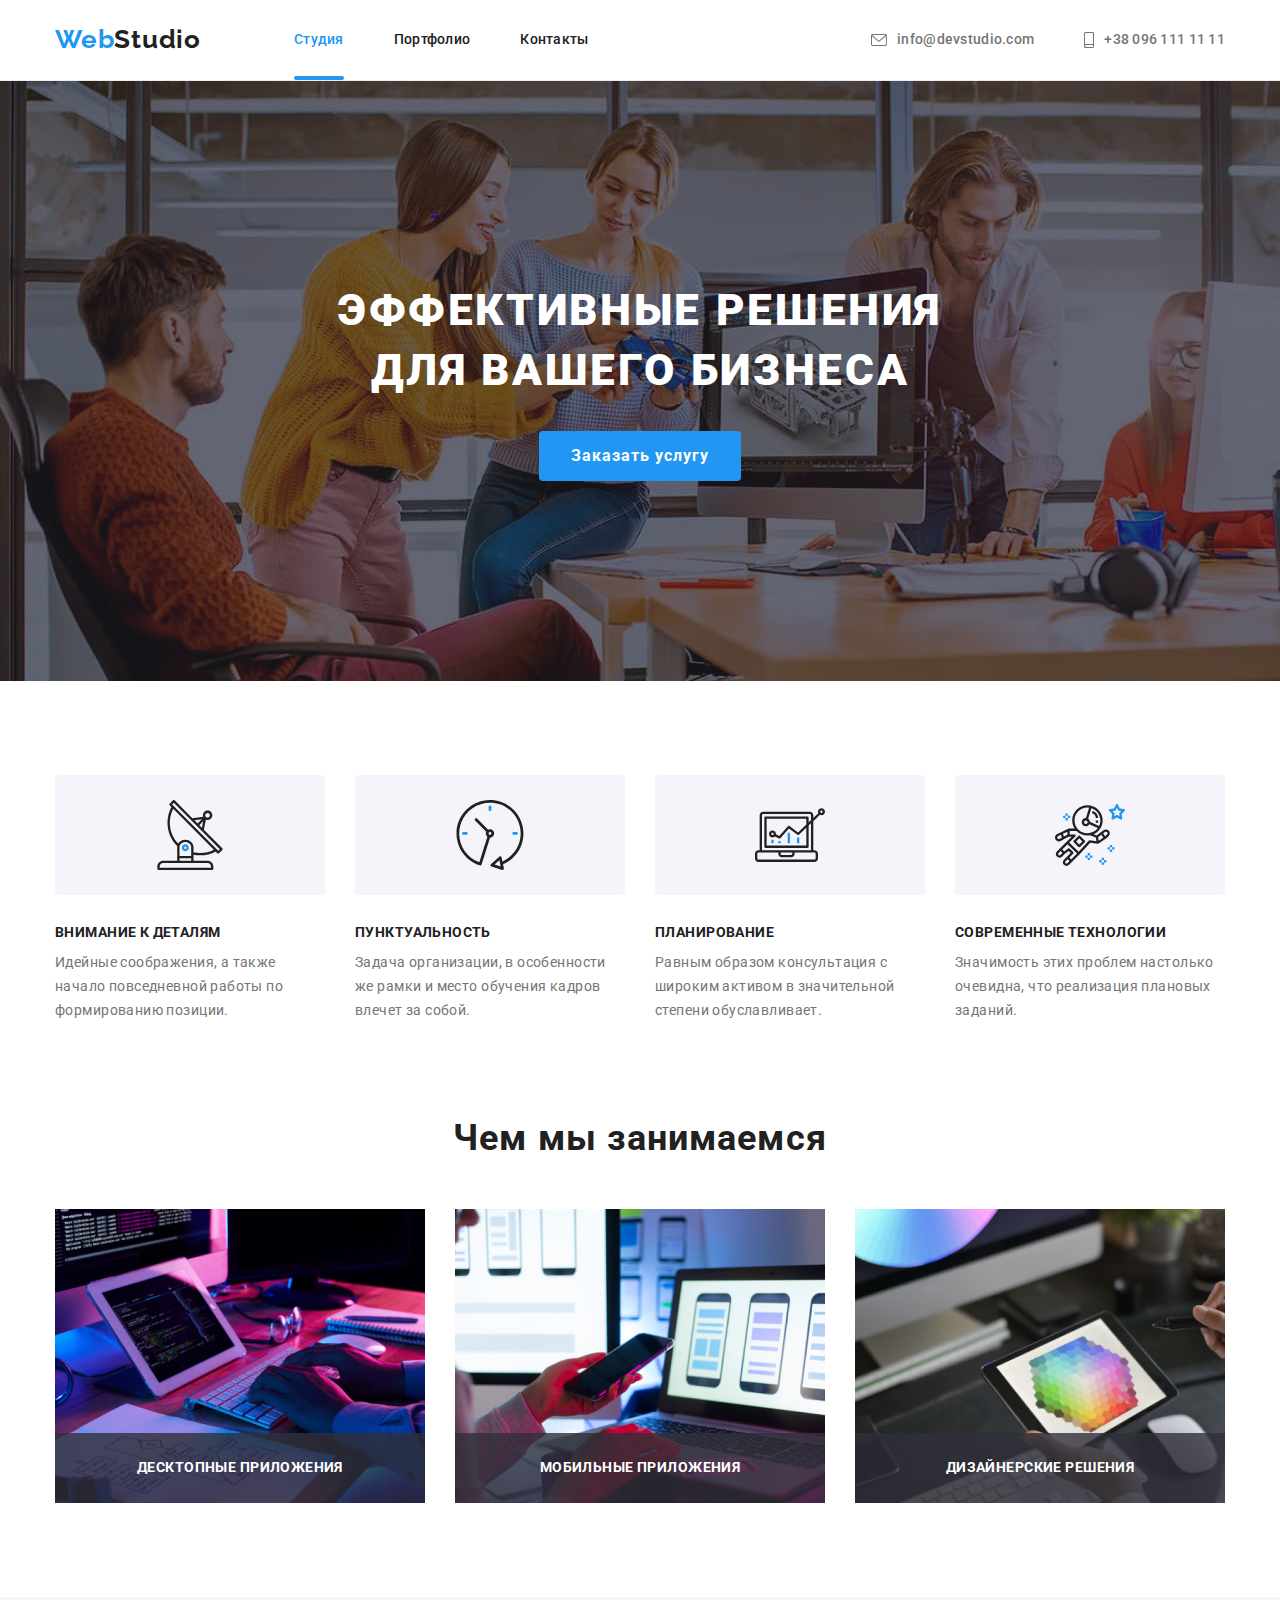
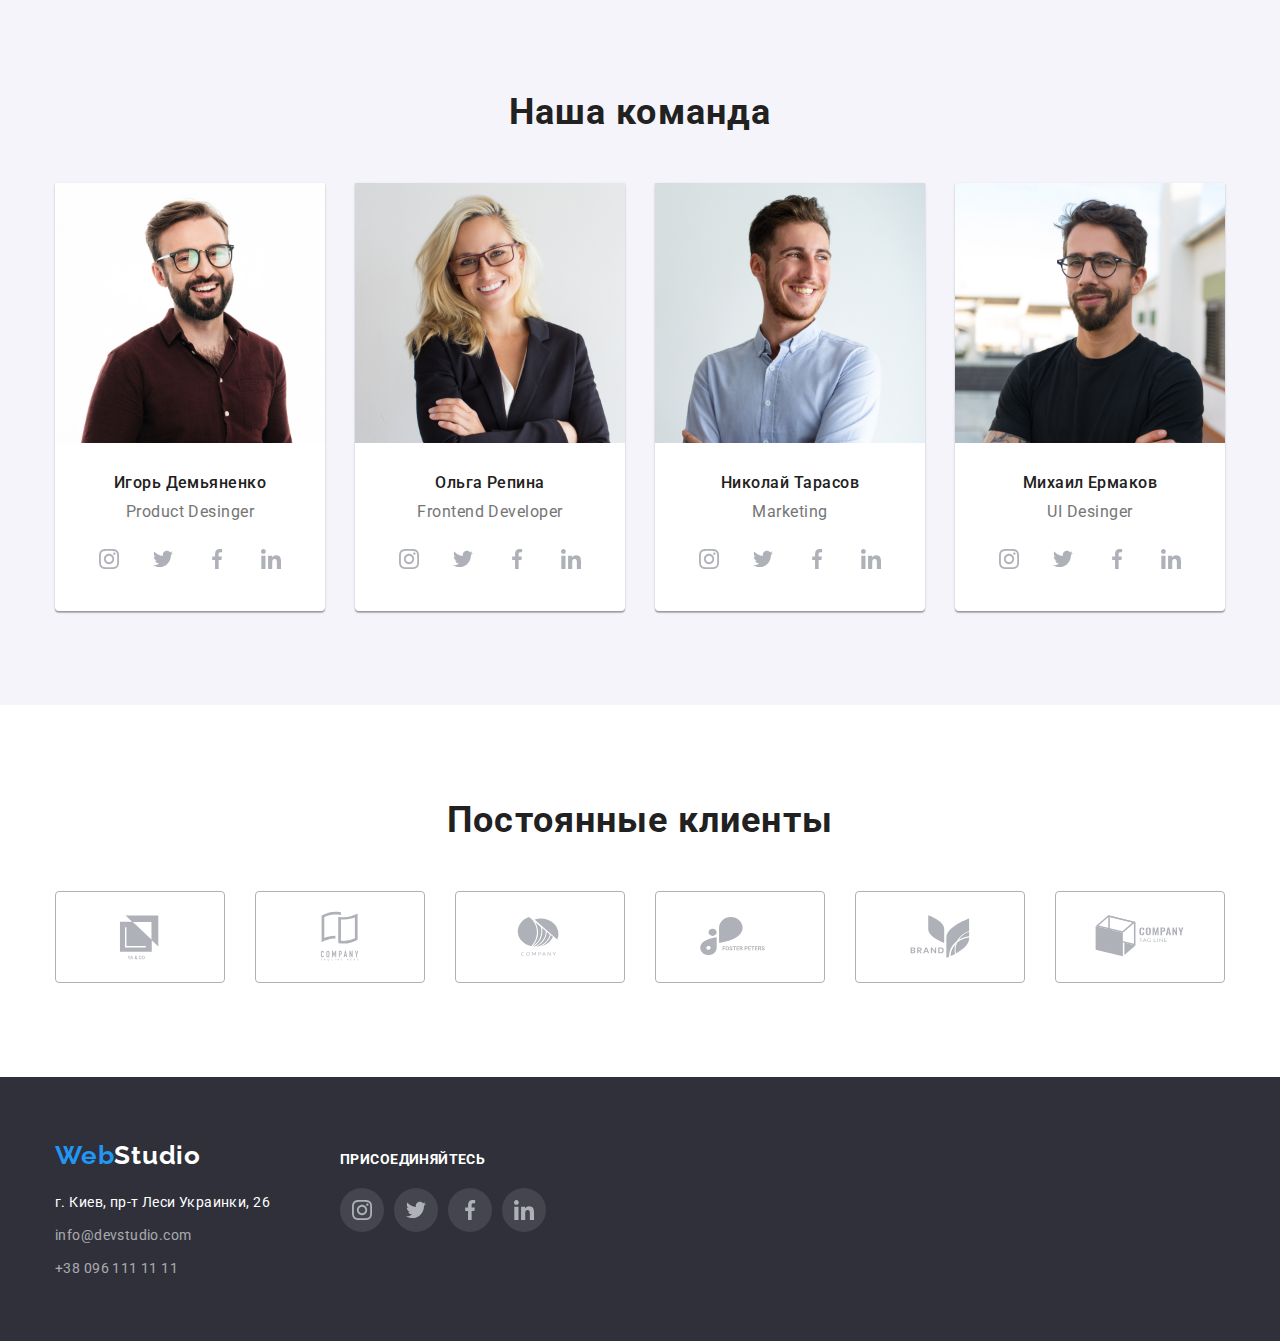
<file: index.html>
<!DOCTYPE html>
<html lang="ru"> 
    <head>
        <meta charset="UTF-8">
        <meta http-equiv="X-UA-Compatible" content="IE=edge">
        <meta name="viewport" content="width=device-width, initial-scale=1.0">
        <title>Document</title>
        <link rel="preconnect" href="https://fonts.googleapis.com">
        <link rel="preconnect" href="https://fonts.gstatic.com" crossorigin>
        <link href="https://fonts.googleapis.com/css2?family=Raleway:wght@700&family=Roboto:wght@400;500;700;900&display=swap" rel="stylesheet">
        <link rel="stylesheet" href="https://cdn.jsdelivr.net/npm/modern-normalize@1.1.0/modern-normalize.min.css">
        <link rel="stylesheet" href="./css/styles.css">
    </head>
    <body> 
        <!------------------------- HEDER ------------------------->
        <header class="header">
            <div class="container heder-container">
                <nav class="header-navigation">
                    <a href="/" class="link header-logo">Web<span class="header-studio">Studio</span> </a>
                    <ul class="list header-list">
                        <li class="header-item"><a class="link header-link current"  href="./index.html">Студия</a></li>
                        <li class="header-item"><a class="link header-link" href="./portfolio.html">Портфолио</a></li>
                        <li class="header-item"><a class="link header-link" href="">Контакты</a></li>
                    </ul>
                </nav>              
                <ul class="list contact-list">
                    <li class="contact-item"><a href="mailto:info@devstudio.com" class="link contact-link">
                        <svg class="envelope-icon" width="16" height="12">
                        <use href="./images/icons.svg#icon-envelope"></use>
                    </svg>info@devstudio.com</a></li>
                    <li class="contact-item"><a href="tel:+380961111111" class="link contact-link">
                        <svg class="smartphone-icon" width="10" height="16">
                        <use href="./images/icons.svg#icon-smartphone"></use>
                    </svg>+38 096 111 11 11</a></li>
                </ul>
            </div>   
        </header>  
        <main>
            <!------------------------- HERO ------------------------->          
            <section class="hero">
                <div class="container">   
                    <h1 class="hero-title">Эффективные решения для вашего бизнеса</h1>                
                    <button type="button" class="hero-btn" data-modal-open>Заказать услугу</button>
                </div>  
            </section>        
            <!------------------------- DIFFERENCES ------------------------->  
            <section class="differences section">
                <div class="container">
                    <h2 class="visually-hidden" >Наша особенность</h2>
                    <ul class="list differences-list">
                        <li class="differences-item">
                            <a href="" class="differences-link">
                                <svg class="differences-icon" width="70" height="70">
                                    <use href="./images/icons.svg#icon-antenna"></use>
                                </svg> 
                            </a>
                            <h3 class="differences-title">Внимание к деталям</h3>
                            <p class="differences-after-title" >Идейные соображения, а также начало повседневной работы по формированию позиции.</p>
                        </li>
                        <li class="differences-item">
                            <a href="" class="differences-link">
                                <svg class="differences-icon" width="70" height="70">
                                    <use href="./images/icons.svg#icon-clock"></use>
                                </svg> 
                            </a>
                            <h3 class="differences-title">Пунктуальность</h3>
                            <p class="differences-after-title">Задача организации, в особенности же рамки и место обучения кадров влечет за собой.</p>     
                        </li>
                        <li class="differences-item">
                            <a href="" class="differences-link">
                                <svg class="differences-icon" width="70" height="70">
                                    <use href="./images/icons.svg#icon-diagram"></use>
                                </svg> 
                            </a>
                            <h3 class="differences-title">Планирование</h3>
                            <p class="differences-after-title">Равным образом консультация с широким активом в значительной степени обуславливает.</p>                  
                        </li>
                        <li class="differences-item">
                            <a href="" class="differences-link">
                                <svg class="differences-icon" width="70" height="70">
                                    <use href="./images/icons.svg#icon-astronaut"></use>
                                </svg> 
                            </a>
                            <h3 class="differences-title">Современные технологии</h3>
                            <p class="differences-after-title">Значимость этих проблем настолько очевидна, что реализация плановых заданий.</p>
                        </li>
                    </ul> 
                </div>
            </section>
            <!------------------------- WORK -------------------------> 
            <section class="work section">
                <div class="container">
                    <h2 class="work-title">Чем мы занимаемся</h2>
                    <ul class="list work-list">
                        <li class="work-item">
                            <img src="./images/картинка1.jpg" alt="картинка 1" width="370" height="294">
                            <h2 class="work-after-title">Десктопные приложения</h2>
                        </li>
                        <li class="work-item">
                            <img src="./images/картинка2.jpg" alt="картинка 2" width="370" height="294">
                            <h2 class="work-after-title">Мобильные приложения</h2>
                        </li>
                        <li class="work-item">
                            <img src="./images/картинка3.jpg" alt="картинка 3" width="370" height="294">
                            <h2 class="work-after-title">Дизайнерские решения</h2>
                        </li>
                    </ul>
                </div>
            </section>      
            <!------------------------- COMMAND ------------------------->
            <section class="command section">
                <div class="container">
                    <h2 class="command-title">Наша команда</h2>
                    <ul class="list command-list">
                        <li class="command-item">
                            <img src="./images/ИгорьДемьяненко.jpg" alt="Игорь Демьяненко" width="270" height="260">
                            <div>
                                <h3 class="command-name">Игорь Демьяненко</h3>
                                <p class="command-after-title">Product Desinger</p>
                                <ul class="command-social-list list">
                                    <li class="command-social-item">
                                        <a class="command-social-link" href="">
                                            <svg class="command-social-icon" width="20" height="20">
                                                <use href="./images/icons.svg#icon-instagram"></use> 
                                            </svg>
                                        </a>
                                    </li>
                                    <li class="command-social-item">
                                        <a class="command-social-link" href="">
                                            <svg class="command-social-icon" width="20" height="20">
                                                <use href="./images/icons.svg#icon-twitter"></use>   
                                            </svg>
                                        </a>
                                    </li>
                                    <li class="command-social-item">
                                        <a class="command-social-link" href="">
                                            <svg class="command-social-icon" width="20" height="20">
                                                <use href="./images/icons.svg#icon-facebook"></use>
                                            </svg>        
                                        </a>
                                    </li>
                                    <li class="command-social-item">
                                        <a class="command-social-link" href="">
                                            <svg class="command-social-icon" width="20" height="20">
                                                <use href="./images/icons.svg#icon-linkedin"></use>
                                            </svg>                         
                                        </a>
                                    </li>
                                </ul>
                            </div>
                        </li> 
                        <li class="command-item">
                            <img src="./images/ОльгаРепина.jpg" alt="Ольга Репина" width="270" height="260">
                            <div>
                                <h3 class="command-name">Ольга Репина</h3>
                                <p class="command-after-title">Frontend Developer</p>
                                <ul class="command-social-list list">
                                    <li class="command-social-item">
                                        <a class="command-social-link" href="">
                                            <svg class="command-social-icon" width="20" height="20">
                                                <use href="./images/icons.svg#icon-instagram"></use> 
                                            </svg>
                                        </a>
                                    </li>
                                    <li class="command-social-item">
                                        <a class="command-social-link" href="">
                                            <svg class="command-social-icon" width="20" height="20">
                                                <use href="./images/icons.svg#icon-twitter"></use>   
                                            </svg>
                                        </a>
                                    </li>
                                    <li class="command-social-item">
                                        <a class="command-social-link" href="">
                                            <svg class="command-social-icon" width="20" height="20">
                                                <use href="./images/icons.svg#icon-facebook"></use>
                                            </svg>        
                                        </a>
                                    </li>
                                    <li class="command-social-item">
                                        <a class="command-social-link" href="">
                                            <svg class="command-social-icon" width="20" height="20">
                                                <use href="./images/icons.svg#icon-linkedin"></use>
                                            </svg>                         
                                        </a>
                                    </li>
                                </ul>
                            </div>
                        </li>
                        <li class="command-item">
                            <img src="./images/НиколайТарасов.jpg" alt="Николай Тарасов" width="270" height="260">
                            <div>
                                <h3 class="command-name">Николай Тарасов</h3>
                                <p class="command-after-title">Marketing</p>
                                <ul class="command-social-list list">
                                    <li class="command-social-item">
                                        <a class="command-social-link" href="">
                                            <svg class="command-social-icon" width="20" height="20">
                                                <use href="./images/icons.svg#icon-instagram"></use> 
                                            </svg>
                                        </a>
                                    </li>
                                    <li class="command-social-item">
                                        <a class="command-social-link" href="">
                                            <svg class="command-social-icon" width="20" height="20">
                                                <use href="./images/icons.svg#icon-twitter"></use>   
                                            </svg>
                                        </a>
                                    </li>
                                    <li class="command-social-item">
                                        <a class="command-social-link" href="">
                                            <svg class="command-social-icon" width="20" height="20">
                                                <use href="./images/icons.svg#icon-facebook"></use>
                                            </svg>        
                                        </a>
                                    </li>
                                    <li class="command-social-item">
                                        <a class="command-social-link" href="">
                                            <svg class="command-social-icon" width="20" height="20">
                                                <use href="./images/icons.svg#icon-linkedin"></use>
                                            </svg>                         
                                        </a>
                                    </li>
                                </ul>
                            </div>
                        </li>
                        <li class="command-item">
                            <img src="./images/МихаилЕрмаков.jpg" alt="Михаил Ермаков" width="270" height="260">
                            <div>
                                <h3 class="command-name">Михаил Ермаков</h3>
                                <p class="command-after-title">UI Desinger</p>
                                <ul class="command-social-list list">
                                    <li class="command-social-item">
                                        <a class="command-social-link" href="">
                                            <svg class="command-social-icon" width="20" height="20">
                                                <use href="./images/icons.svg#icon-instagram"></use> 
                                            </svg>
                                        </a>
                                    </li>
                                    <li class="command-social-item">
                                        <a class="command-social-link" href="">
                                            <svg class="command-social-icon" width="20" height="20">
                                                <use href="./images/icons.svg#icon-twitter"></use>   
                                            </svg>
                                        </a>
                                    </li>
                                    <li class="command-social-item">
                                        <a class="command-social-link" href="">
                                            <svg class="command-social-icon" width="20" height="20">
                                                <use href="./images/icons.svg#icon-facebook"></use>
                                            </svg>        
                                        </a>
                                    </li>
                                    <li class="command-social-item">
                                        <a class="command-social-link" href="">
                                            <svg class="command-social-icon" width="20" height="20">
                                                <use href="./images/icons.svg#icon-linkedin"></use>
                                            </svg>                         
                                        </a>
                                    </li>
                                </ul>
                            </div>
                        </li>    
                    </ul>    
                </div>
            </section>
        <!------------------------- CLIENTS ------------------------->
        <section class="clients section">
            <div class="container">
                <h2 class="clients-title" >Постоянные клиенты</h2>
                <ul class="list clients-list">
                    <li class="clients-item">
                        <a href="" class="clients-link">
                            <svg class="clients-icon" width="100" height="60">
                                <use href="./images/icons.svg#icon-Logo1"></use>
                            </svg> 
                        </a>
                    </li>
                    <li class="clients-item">
                        <a href="" class="clients-link">
                            <svg class="clients-icon" width="100" height="60">
                                <use href="./images/icons.svg#icon-Logo2"></use>
                            </svg> 
                        </a>
                    </li>
                    <li class="clients-item">
                        <a href="" class="clients-link">
                            <svg class="clients-icon" width="100" height="60">
                                <use href="./images/icons.svg#icon-Logo3"></use>
                            </svg> 
                        </a>
                    </li>
                    <li class="clients-item">
                        <a href="" class="clients-link">
                            <svg class="clients-icon" width="100" height="60">
                                <use href="./images/icons.svg#icon-Logo4"></use>
                            </svg> 
                        </a>
                    </li>
                    <li class="clients-item">
                        <a href="" class="clients-link">
                            <svg class="clients-icon" width="100" height="60">
                                <use href="./images/icons.svg#icon-Logo5"></use>
                            </svg> 
                        </a>
                    </li>
                    <li class="clients-item">
                        <a href="" class="clients-link">
                            <svg class="clients-icon" width="100" height="60">
                                <use href="./images/icons.svg#icon-Logo6"></use>
                            </svg> 
                        </a>
                    </li> 
                </ul> 
            </div>
        </section>      
        </main> 
        <!------------------------- FOOTER ------------------------->
        <footer class="footer"> 
            <div class="container footer-container">
                <div>
                    <a href="/" class="link footer-logo">Web<span class="footer-studio">Studio</span> </a>
                    <address>
                        <ul class="list footer-list">
                            <li class="footer-item"><a href="" class="link footer-adress">г. Киев, пр-т Леси Украинки, 26</a></li>
                            <li class="footer-item"><a href="mailto:info@devstudio.com" class="link footer-link">info@devstudio.com</a></li>
                            <li class="footer-item"><a href="tel:+380961111111" class="link footer-link">+38 096 111 11 11</a></li>
                        </ul>
                    </address> 
                </div>
                <div class="footer-social">
                    <h3 class="footer-social-title">ПРИСОЕДИНЯЙТЕСЬ</h3>
                    <ul class="footer-social-list list">
                        <li class="footer-social-item">
                            <a class="footer-social-link" href="">
                                <svg class="footer-social-icon" width="20" height="20">
                                    <use href="./images/icons.svg#icon-instagram"></use> 
                                </svg>
                            </a>
                        </li>
                        <li class="footer-social-item">
                            <a class="footer-social-link" href="">
                                <svg class="footer-social-icon" width="20" height="20">
                                    <use href="./images/icons.svg#icon-twitter"></use> 
                                </svg>
                            </a>
                        </li>
                        <li class="footer-social-item">
                            <a class="footer-social-link" href="">
                                <svg class="footer-social-icon" width="20" height="20">
                                    <use href="./images/icons.svg#icon-facebook"></use> 
                                </svg>
                            </a>
                        </li>
                        <li class="footer-social-item">
                            <a class="footer-social-link" href="">
                                <svg class="footer-social-icon" width="20" height="20">
                                    <use href="./images/icons.svg#icon-linkedin"></use> 
                                </svg>
                            </a>
                        </li>
                    </ul>
                </div>                             
            </div> 
        </footer>
        <!------------------------- MODAL ------------------------->
        <div class="baсkdrop is-hidden" data-modal>
            <div class="modal">
                <p>                 
                </p>
                    <button class="modal-btn" data-modal-close>
                        <svg class="btn-close" width="18" height="18">
                        <use href="./images/icons.svg#icon-button-close"></use> 
                    </svg>
                </button>
            </div>
        </div>
        <!------------------------- JS ------------------------->
        <script src="./js/modal.js"></script>
    </body>
</html>
</file>
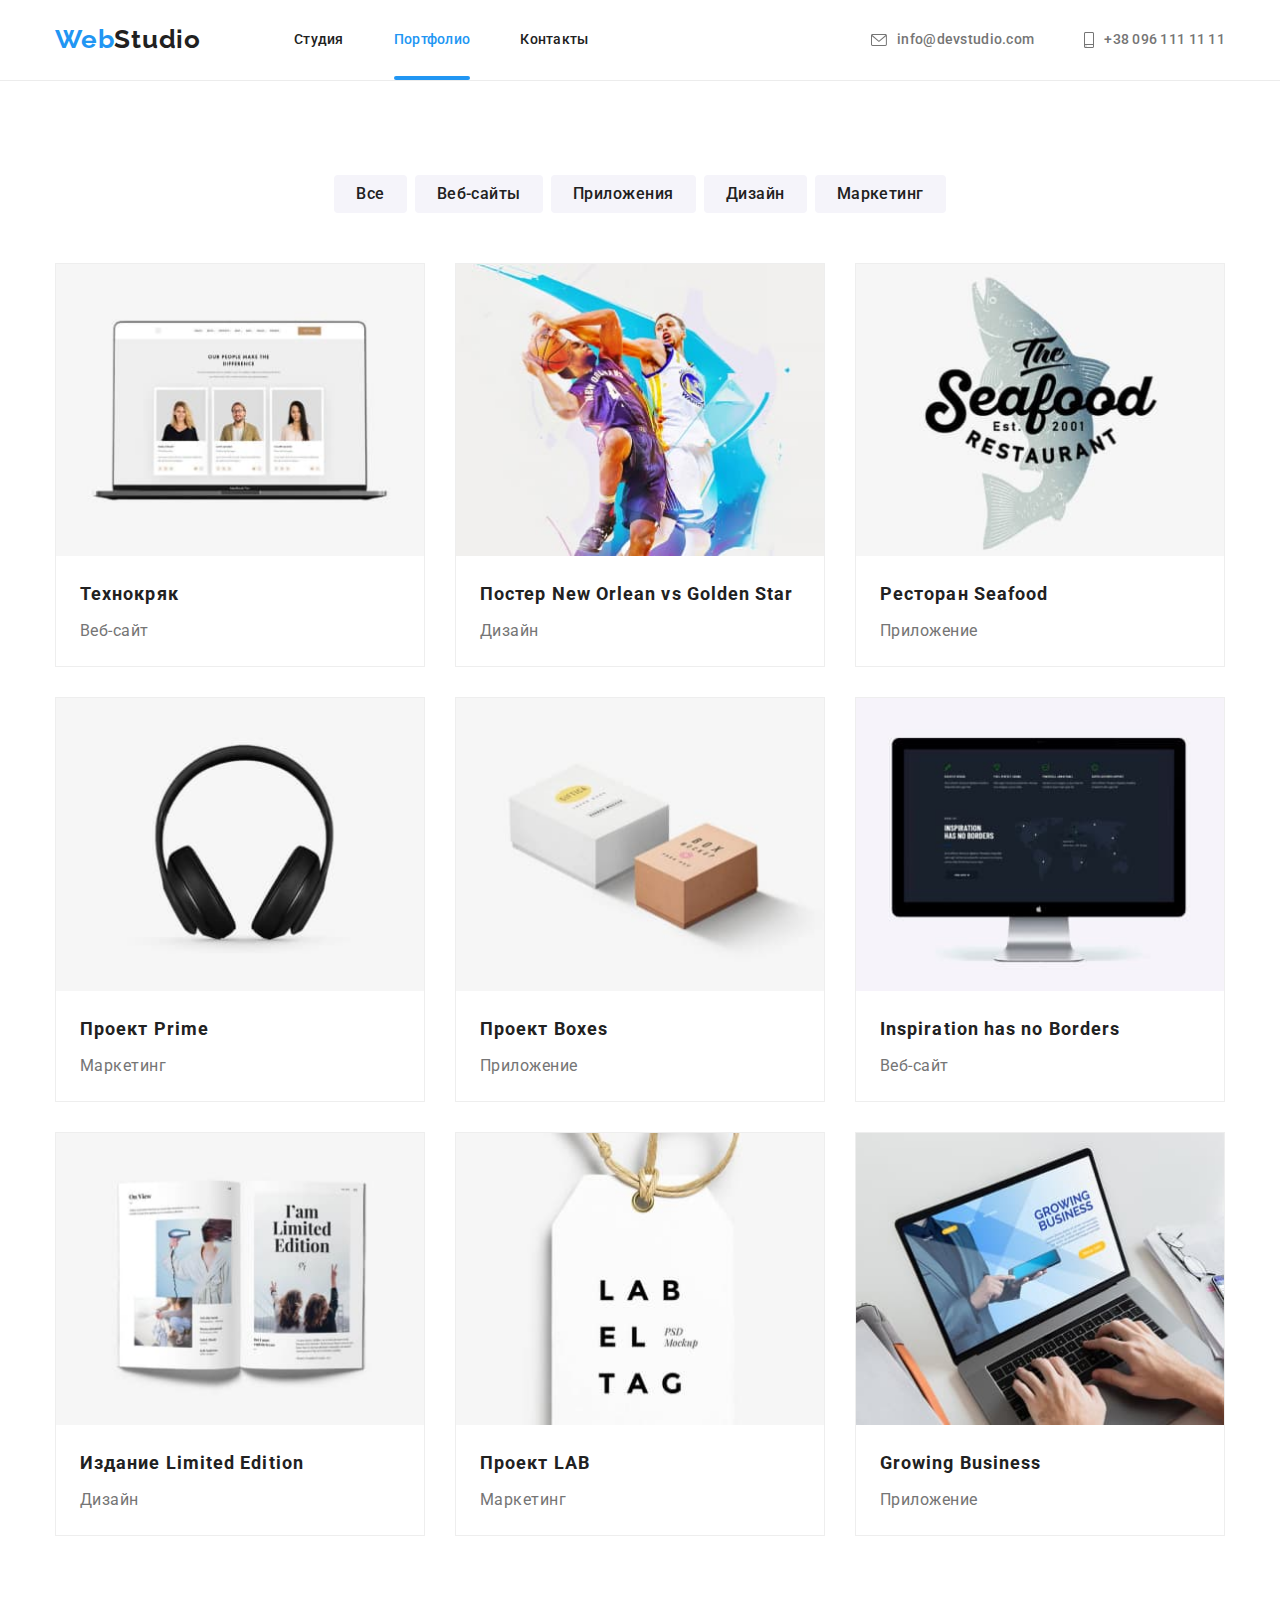
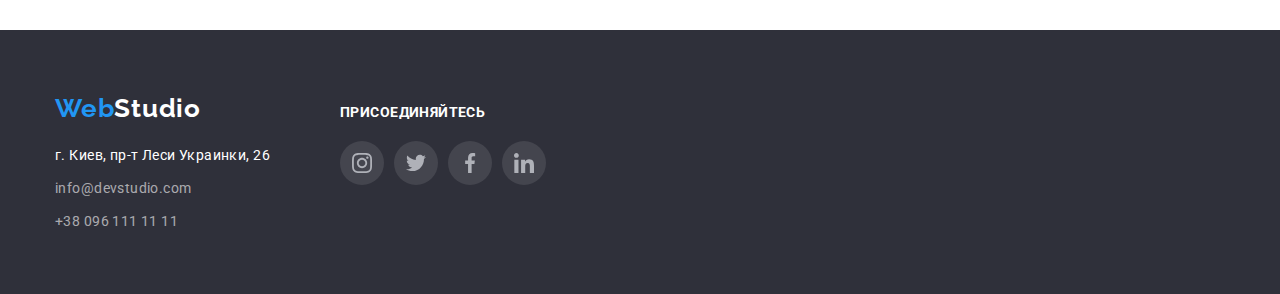
<file: portfolio.html>
<!DOCTYPE html>
<html lang="ru">
    <head>
        <meta charset="UTF-8">
        <meta http-equiv="X-UA-Compatible" content="IE=edge">
        <meta name="viewport" content="width=device-width, initial-scale=1.0">
        <title>Document</title>
        <link rel="preconnect" href="https://fonts.googleapis.com">
        <link rel="preconnect" href="https://fonts.gstatic.com" crossorigin>
        <link href="https://fonts.googleapis.com/css2?family=Raleway:wght@700&family=Roboto:wght@400;500;700;900&display=swap" rel="stylesheet">
        <link rel="stylesheet" href="https://cdn.jsdelivr.net/npm/modern-normalize@1.1.0/modern-normalize.min.css">
        <link rel="stylesheet" href="./css/styles.css">
    </head>
    <body>
        <!-- ----------------------HEDER----------------------- -->
        <header class="header">
            <div class="container heder-container">
                <nav class="header-navigation">
                    <a href="/" class="link header-logo">Web<span class="header-studio">Studio</span> </a>
                    <ul class="list header-list">
                        <li class="header-item"><a class="link header-link"  href="./index.html">Студия</a></li>
                        <li class="header-item"><a class="link header-link current " href="./portfolio.html">Портфолио</a></li>
                        <li class="header-item"><a class="link header-link" href="">Контакты</a></li>
                    </ul>
                </nav>              
                <ul class="list contact-list">
                    <li class="contact-item"><a href="mailto:info@devstudio.com" class="link contact-link">
                        <svg class="envelope-icon" width="16" height="12">
                        <use href="./images/icons.svg#icon-envelope"></use>
                    </svg>info@devstudio.com</a></li>
                    <li class="contact-item"><a href="tel:+380961111111" class="link contact-link">
                        <svg class="smartphone-icon" width="10" height="16">
                        <use href="./images/icons.svg#icon-smartphone"></use>
                    </svg>+38 096 111 11 11</a></li>
                </ul>
            </div>   
        </header>  
        <main> 
            <!------------------------PORFOLIO------------------------->
            <section class="section">
                <div class="container">
                    <h1 class="visually-hidden">Портфолио</h1> 
                    <!--BTN  -->
                    <ul class="list porfolio-list">
                        <li class="porfolio-item"><button type="button" class="porfolio-btn">Все</button></li>
                        <li class="porfolio-item"><button type="button" class="porfolio-btn">Веб-сайты</button></li>
                        <li class="porfolio-item"><button type="button" class="porfolio-btn">Приложения</button></li>
                        <li class="porfolio-item"><button type="button" class="porfolio-btn">Дизайн</button></li>
                        <li class="porfolio-item"><button type="button" class="porfolio-btn">Маркетинг</button></li>
                    </ul> 
                    <!--Project  -->
                    <ul class="list project-list">
                        <li class="project-item"> 
                            <a href="" class="link project-link">
                                <div class="box">
                                    <img src="./images/portfolio/tehno.jpg" alt="Технокряк" width="370" height="294">
                                    <div class="overlay">
                                        <p class="description">
                                            Технокряк это современная площадка распространения коронавируса. Компании используют эту платформу для цифрового шпионажа и атак на защищённые сервера конкурентов.
                                        </p>
                                    </div>
                                </div>
                                <div class="project-type">
                                    <h2 class="project-title">Технокряк</h2>
                                    <p class="project-after-title">Веб-сайт</p>
                                </div>                             
                            </a>                  
                        </li>
                        <li class="project-item"> 
                            <a href="" class="link project-link">
                                <div class="box">
                                    <img src="./images/portfolio/poster.jpg" alt="Постер New Orlean vs Golden Star" width="370" height="294">
                                    <div class="overlay">
                                        <p class="description">
                                            Технокряк это современная площадка распространения коронавируса. Компании используют эту платформу для цифрового шпионажа и атак на защищённые сервера конкурентов.
                                        </p>
                                    </div>
                                </div>                               
                                <div class="project-type">
                                    <h2 class="project-title">Постер New Orlean vs Golden Star</h2>
                                    <p class="project-after-title">Дизайн</p>
                                </div>                         
                            </a>                
                        </li>
                        <li class="project-item"> 
                            <a href="" class="link project-link">
                                <div class="box">
                                    <img src="./images/portfolio/seafood.jpg" alt="Ресторан Seafood" width="370" height="294">
                                    <div class="overlay">
                                        <p class="description">
                                            Технокряк это современная площадка распространения коронавируса. Компании используют эту платформу для цифрового шпионажа и атак на защищённые сервера конкурентов.
                                        </p>
                                    </div>
                                </div>                       
                                <div class="project-type">
                                    <h2 class="project-title">Ресторан Seafood</h2>
                                    <p class="project-after-title">Приложение</p>
                                </div>                           
                            </a>                 
                        </li>
                        <li class="project-item"> 
                            <a href="" class="link project-link">
                                <div class="box">
                                    <img src="./images//portfolio/prime.jpg" alt="Проект Prime" width="370" height="294">
                                    <div class="overlay">
                                        <p class="description">
                                            Технокряк это современная площадка распространения коронавируса. Компании используют эту платформу для цифрового шпионажа и атак на защищённые сервера конкурентов.
                                        </p>
                                    </div>
                                </div>                       
                                <div class="project-type">
                                    <h2 class="project-title">Проект Prime</h2>
                                    <p class="project-after-title">Маркетинг</p>
                                </div>                             
                            </a>                 
                        </li>
                        <li class="project-item"> 
                            <a href="" class="link project-link">
                                <div class="box">
                                    <img src="./images/portfolio/boxes.jpg" alt="Проект Boxes" width="370" height="294">
                                    <div class="overlay">
                                        <p class="description">
                                            Технокряк это современная площадка распространения коронавируса. Компании используют эту платформу для цифрового шпионажа и атак на защищённые сервера конкурентов.
                                        </p>
                                    </div>
                                </div>                       
                                <div class="project-type">
                                    <h2 class="project-title">Проект Boxes</h2>
                                    <p class="project-after-title">Приложение</p>
                                </div>     
                            </a>                       
                        </li>
                        <li class="project-item"> 
                            <a href="" class="link project-link">
                                <div class="box">
                                    <img src="./images/portfolio/borders.jpg" alt="Inspiration has no Borders" width="370" height="294">
                                    <div class="overlay">
                                        <p class="description">
                                            Технокряк это современная площадка распространения коронавируса. Компании используют эту платформу для цифрового шпионажа и атак на защищённые сервера конкурентов.
                                        </p>
                                    </div>
                                </div>                       
                                <div class="project-type">
                                    <h2 class="project-title">Inspiration has no Borders</h2>
                                    <p class="project-after-title">Веб-сайт</p>
                                </div>                         
                            </a>                    
                        </li>
                        <li class="project-item"> 
                            <a href="" class="link project-link">
                                <div class="box">
                                    <img src="./images/portfolio/limited.jpg" alt="Издание Limited Edition" width="370" height="294">
                                    <div class="overlay">
                                        <p class="description">
                                            Технокряк это современная площадка распространения коронавируса. Компании используют эту платформу для цифрового шпионажа и атак на защищённые сервера конкурентов.
                                        </p>
                                    </div>
                                </div>                       
                                <div class="project-type">
                                    <h2 class="project-title">Издание Limited Edition</h2>
                                    <p class="project-after-title">Дизайн</p>
                                </div>     
                            </a>                     
                        </li>
                        <li class="project-item"> 
                            <a href="" class="link project-link">
                                <div class="box">
                                    <img src="./images/portfolio/lab.jpg" alt="Проект LAB" width="370" height="294">
                                    <div class="overlay">
                                        <p class="description">
                                            Технокряк это современная площадка распространения коронавируса. Компании используют эту платформу для цифрового шпионажа и атак на защищённые сервера конкурентов.
                                        </p>
                                    </div>
                                </div>                       
                                <div class="project-type">
                                    <h2 class="project-title">Проект LAB</h2>
                                    <p class="project-after-title">Маркетинг</p>
                                </div>                            
                            </a>                      
                        </li>
                        <li class="project-item"> 
                            <a href="" class="link project-link">
                                <div class="box">
                                    <img src="./images/portfolio/business.jpg" alt="Growing Business" width="370" height="294">
                                    <div class="overlay">
                                        <p class="description">
                                            Технокряк это современная площадка распространения коронавируса. Компании используют эту платформу для цифрового шпионажа и атак на защищённые сервера конкурентов.
                                        </p>
                                    </div>
                                </div>                       
                                <div class="project-type">
                                    <h2 class="project-title">Growing Business</h2>
                                    <p class="project-after-title">Приложение</p>
                                </div> 
                            </a>  
                        </li>            
                    </ul>       
                </div>   
            </section>    
        </main>   
        <!------------------------FOOTER------------------------->
        <footer class="footer"> 
            <div class="container footer-container">
                <div>
                    <a href="/" class="link footer-logo">Web<span class="footer-studio">Studio</span> </a>
                    <address>
                        <ul class="list footer-list">
                            <li class="footer-item"><a href="" class="link footer-adress">г. Киев, пр-т Леси Украинки, 26</a></li>
                            <li class="footer-item"><a href="mailto:info@devstudio.com" class="link footer-link">info@devstudio.com</a></li>
                            <li class="footer-item"><a href="tel:+380961111111" class="link footer-link">+38 096 111 11 11</a></li>
                        </ul>
                    </address> 
                </div>
                <div class="footer-social">
                    <h3 class="footer-social-title">ПРИСОЕДИНЯЙТЕСЬ</h3>
                    <ul class="footer-social-list list">
                        <li class="footer-social-item">
                            <a class="footer-social-link" href="">
                                <svg class="footer-social-icon" width="20" height="20">
                                    <use href="./images/icons.svg#icon-instagram"></use> 
                                </svg>
                            </a>
                        </li>
                        <li class="footer-social-item">
                            <a class="footer-social-link" href="">
                                <svg class="footer-social-icon" width="20" height="20">
                                    <use href="./images/icons.svg#icon-twitter"></use> 
                                </svg>
                            </a>
                        </li>
                        <li class="footer-social-item">
                            <a class="footer-social-link" href="">
                                <svg class="footer-social-icon" width="20" height="20">
                                    <use href="./images/icons.svg#icon-facebook"></use> 
                                </svg>
                            </a>
                        </li>
                        <li class="footer-social-item">
                            <a class="footer-social-link" href="">
                                <svg class="footer-social-icon" width="20" height="20">
                                    <use href="./images/icons.svg#icon-linkedin"></use> 
                                </svg>
                            </a>
                        </li>
                    </ul>
                </div>                             
            </div> 
        </footer>
    </body>
</html>
</file>
<file: css/styles.css>
/* основной цвет заголовка #FFFFFF */
/* второй цвет заголовка #212121 */
/* основной  цвет текста #757575 */
/* контакты цвет rgba(255, 255, 255, 0.6) */
/* акцент цвет #2196F3 */

/* основной фон #E5E5E5 */
/* второй фон #2F303A; */
/* третий фон  #F5F4FA */
/* фон шапки #FFFFFF */
/* фон подвал #2F303A*/

/* основной фон кнопки #2196F3 */
/* второй фон кнопки rgba(0, 0, 0, 0.15) */
/* основной цвет текста кнопки #FFFFFF */
/* второй цвет текста кнопки #212121 */
/* основной фон кнопки портфолио #F5F4FA */
/* второй фон кнопки портфолио #2196F3 */
/* основной текст кнопки портфолио #212121 */
/* второй цвет кнопки портфолио #FFFFFF */

/* основной цвет ссылок соцсетей #AFB1B8 */
/* ацент цвет ссылок соцсетей #FFFFFF*/
/* ацент цвет фона ссылок соцсетей #2196F3*/

:root {
    --main-title-color:#FFFFFF;
    --second-title-color:#212121;
    --main-text-color:#757575;
    --contacts-color:rgba(255, 255, 255, 0.6);
    --accent-color:#2196F3;
    --main-background:#FFFFFF;
    --second-background:#2F303A;
    --third-background:#F5F4FA;
    --header-background:#FFFFFF;
    --footer-background:#2F303A;
    --main-social-color:#AFB1B8;
    --sekond-social-color:#FFFFFF;
}

/* html{
    box-sizing: border-box;  
}

*,
*::before,
*::after {
    box-sizing: inherit;
}  */

/* *{
    box-sizing: border-box;
} */

p,
h1,
h2,
h3,
h4,
h5,
h6{
    margin: 0; 
}

button{
    cursor: pointer;
    font-family: inherit;
    display: block;
    border-style: none;
}
body {
    font-family:'Roboto', sans-serif;
    background-color:var(--main-background);
    color:var(--main-text-color);
    font-size: 14px;
    letter-spacing: 0.03em;
}

img{
    display: block;
    max-width: 100%; 
    height: auto;
}

.list {
    padding: 0;
    margin: 0;
    list-style:none;
}

.link{
    text-decoration: none;
}

.container{ 
    margin-left: auto;
    margin-right: auto;
    padding: 0 15px;
    width: 1200px;
    /* outline: 1px solid tomato; */
} 

.section{
    padding-top: 94px;
    padding-bottom: 94px;
}
/* -------- HEDER -------------------------- */

.header{
    border-bottom: 1px solid #ECECEC;
    background-color:var(--header-background)
    
}

.heder-container{
    display: flex;
    align-items: center;
}

.header-navigation{
    display: flex;
    align-items: center;
}

.header-logo {
    margin-right: 93px;
    padding-top: 24px;
    padding-bottom: 25px;

    font-family: Raleway;
    font-weight: 700;
    font-size: 26px;
    line-height: 1.19;
    letter-spacing: 0.03em;
    color: var(--accent-color);
}

.header-studio{
    color: var(--second-title-color);
}

.header-list{
    display: flex;
}

.header-item:not(:last-child){
    margin-right: 50px;
}

.header-link{
    padding-top: 32px;
    padding-bottom: 32px;
    display: block;
    font-style: normal;
    font-weight: 500;
    font-size: 14px;
    line-height: 1.14;
    letter-spacing: 0.02em;
    color:var(--second-title-color);
    position: relative;
    transition: color 250ms cubic-bezier(0.4, 0, 0.2, 1);   
}

.header-link:hover,
.header-link:focus{
    color: var(--accent-color);  
}

.current{
    color: var(--accent-color);
}

.current::after{
    content: "";
    display: block;
    position: absolute;
    width: 100%;
    height: 4px;
    bottom: 0;
    background: var(--accent-color);
    border-radius: 2px;
}

.contact-list{
    display: flex;
    margin-left: auto; 
}

.contact-item:not(:last-child){
    margin-right: 50px;
}

.contact-link{
    display: flex;
    align-items: center; 
    padding-top: 32px;
    padding-bottom: 32px;
    font-weight: 500;
    font-size: 14px;
    line-height: 1.14;
    letter-spacing: 0.02em;
    color: var(--main-text-color); 
    transition: color 250ms cubic-bezier(0.4, 0, 0.2, 1); 
}

.contact-link:hover, 
.contact-link:focus{
    color: var(--accent-color);
}

.envelope-icon{
    margin-right: 10px;
    fill: currentColor;
}

.smartphone-icon{
    margin-right: 10px;
    fill: currentColor;
}

/* -------- HERO -------------------------- */

.hero{
    background-color: var(--second-background);
    background-image: linear-gradient(rgba(47, 48, 58, 0.4),rgba(47, 48, 58, 0.4)), url(../images/hero.jpg);
    max-width: 1600px;
    padding-top: 200px;
    padding-bottom: 200px;
    margin: 0 auto;
    background-repeat: no-repeat;
    background-size: cover;
    height: 600px;
}

.hero-title{
    width: 696px;
    height: 120px;
    margin-left: auto;
    margin-right: auto;
    text-align: center;
    text-transform: uppercase;
    

    font-weight: 900;
    font-size: 44px;
    line-height: 1.36;
    letter-spacing: 0.06em;
    color:var(--main-title-color);
}

.hero-btn{
    margin-left: auto;
    margin-right: auto;
    margin-top: 30px;
    min-width: 200px;
    height: 50px;
    padding: 10px 32px;
    border-radius: 4px;

    background-color:var(--accent-color) ;
    font-weight: 700;
    font-size: 16px;
    line-height: 1.87;
    letter-spacing: 0.06em;
    color:var(--main-title-color);
}
    
/* -------- DIFFERENCES -------------------------- */

.visually-hidden {
    position: absolute;
    white-space: nowrap;
    width: 1px;
    height: 1px;
    overflow: hidden;
    border: 0;
    padding: 0;
    clip: rect(0 0 0 0);
    clip-path: inset(50%);
    margin: -1px;
}

.differences-list{
    display: flex;
    justify-content: center;
}


.differences-item +.differences-item{
    margin-left: 30px;
}
/* .differences-item:not(:last-child){
    margin-right: 30px;} */

.differences-link{
    display: flex;
    padding: 25px 100px;
    /* width: 270px; */
    background: var(--third-background);
    border-radius: 4px;
    
}

.differences-title{ 
    text-transform: uppercase;

    margin-top: 30px;
    font-weight: 700;
    font-size: 14px;
    line-height: 1.14;
    letter-spacing: 0.03em;
    color: var(--second-title-color);
}

.differences-after-title{
    width: 270px;
    font-weight: 400;
    font-size: 14px;
    line-height: 1.71;
    letter-spacing: 0.03em;
    margin-top: 10px;
}

/* -------- WORK -------------------------- */

.work{
    padding-top: 0px;
}
.work-title{
        text-align: center;
        margin-bottom: 50px;

        font-weight: 700;
        font-size: 36px;
        line-height: 1.17;
        letter-spacing: 0.03em;
        color:var(--second-title-color);
}

.work-list{
    display: flex;
    margin-right: -30px;
}

.work-item{
    flex-basis: calc(100% / 3 -30px);
    margin-right: 30px;
    position: relative;
}

.work-after-title{
    font-weight: 700;
    font-size: 14px;
    line-height: 1.14;
    letter-spacing: 0.03em;
    text-transform: uppercase;
    background-color: rgba(47, 48, 58, 0.8);
    color: var(--main-title-color);
    display: flex;
    align-items: center;
    justify-content: center;
    width: 100%;
    height: 70px;
    position: absolute;
    bottom: 0;
}
/* -------- COMMAND -------------------------- */

.command{
    background-color: var(--third-background);
    }

.command-title{
    text-align: center;
    margin-bottom: 50px;

    font-weight: 700;
    font-size: 36px;
    line-height: 1.17;
    letter-spacing: 0.03em;  
    color:var(--second-title-color);  
}

.command-list{
    display: flex;
    margin-right: -30px;
}

.command-item{
    width: 270px;
    padding-bottom: 30px;
    flex-basis: calc(100% / 4 -30px);
    margin-right: 30px; 
    background-color: var(--main-background);
    box-shadow: 0px 1px 3px rgba(0, 0, 0, 0.12), 0px 1px 1px rgba(0, 0, 0, 0.14), 0px 2px 1px rgba(0, 0, 0, 0.2);
    border-radius: 0px 0px 4px 4px;
}

.command-name{
    text-align: center;
    margin-top: 30px;
    margin-bottom: 10px;

    font-weight: 500;
    font-size: 16px;
    line-height: 1.19;
    letter-spacing: 0.03em;
    color: var(--second-title-color);
}

.command-after-title{
    font-weight: 400;
    font-size: 16px;
    line-height: 1.19;
    letter-spacing: 0.03em;
    color: var(--main-text-color);
    text-align: center;
    margin-bottom: 16px;
}

.command-social-list{
    display: flex;
    justify-content:center;
}

.command-social-item{
    width: 44px;
    height: 44px;   
}

.command-social-item +.command-social-item{
    margin-left: 10px;
}
.command-social-link{
    width: 100%;
    height: 100%;
    /* background-color: tomato; */
    border-radius: 50%;
    display: flex;
    align-items: center;
    justify-content: center;
    color:var(--main-social-color);
    transition: color 250ms cubic-bezier(0.4, 0, 0.2, 1), background-color 250ms cubic-bezier(0.4, 0, 0.2, 1); 
}

.command-social-link:hover,
.command-social-link:focus{
    background-color: var(--accent-color);
    color:var(--sekond-social-color);
}

.command-social-icon{
    fill: currentColor;
}

/* -------- CLIENTS -------------------------- */

.clients-title{
    margin-bottom: 50px;
    font-weight: 700;
    font-size: 36px;
    line-height: 1.17;
    text-align: center;
    letter-spacing: 0.03em;
    color:var(--second-title-color)
    }

.clients-list{
    display: flex; 
}

.clients-item{
    width: 170px;
    height: 92px;
}

.clients-item + .clients-item{
    margin-left: 30px;
}
.clients-link{
    width: 100%;
    height: 100%;
    border: 1px solid #AFB1B8;
    box-sizing: border-box;
    border-radius: 4px;
    display: flex;
    align-items: center;
    justify-content: center;
    color:var(--main-social-color);
    transition: color 250ms cubic-bezier(0.4, 0, 0.2, 1), border 250ms cubic-bezier(0.4, 0, 0.2, 1);
} 

.clients-link:hover,
.clients-link:focus{
    border: 1px solid var(--accent-color); 
    color:var(--accent-color);
}
.clients-icon{
    fill: currentColor;
}
/* -------- FOOTER -------------------------- */

.footer{
    background-color:var(--footer-background); 
    max-width: 1600px;

    padding-top: 60px;
    padding-bottom: 60px;
}

.footer-container{
    display: flex; 
    align-items: baseline;
}
.footer-logo {
    margin-bottom: 20px;
    display: block;

    font-family: Raleway;
    font-weight: 700;
    font-size: 26px;
    line-height: 1.19;
    letter-spacing: 0.03em;
    color: var(--accent-color);
    }

.footer-studio{
    color:var(--main-title-color);
    }

    .footer-item:not(:last-child){
    margin-bottom: 9px;
    }
.footer-adress{
    font-style: normal;
    font-weight: 400;
    font-size: 14px;
    line-height: 1.71;
    letter-spacing: 0.03em;
    color:var(--main-title-color);
    transition-property: color; 
    transition-duration: 250ms;
    transition-timing-function: cubic-bezier(0.4, 0, 0.2, 1); 
}

.footer-adress:hover,
.footer-adress:focus{
    color: var(--accent-color);
}

.footer-link{
    font-style: normal;
    font-weight: 400;
    font-size: 14px;
    line-height: 1.71;
    letter-spacing: 0.03em;
    color:var(--contacts-color);
    transition-property: color; 
    transition-duration: 250ms;
    transition-timing-function: cubic-bezier(0.4, 0, 0.2, 1);
}

.footer-link:hover,
.footer-link:focus{
    color: var(--accent-color);
}

.footer-social{
    margin-left: 70px;
    margin-top: 15px;
}
.footer-social-title{
    display: flex;
    justify-content:center;
    margin-bottom: 20px;
    margin-right: 61px;
    color: var(--main-title-color);
    font-weight: 700;
    font-size: 14px;
    line-height: 1.14;
    letter-spacing: 0.03em;
    text-transform: uppercase;
}
.footer-social-list{
    display: flex;
    justify-content:center;   
}

.footer-social-item{
    width: 44px;
    height: 44px;   
}

.footer-social-item +.footer-social-item{
    margin-left: 10px;
}

.footer-social-link{
    width: 100%;
    height: 100%;
    background-color:rgba(255, 255, 255, 0.1);
    border-radius: 50%;
    display: flex;
    align-items: center;
    justify-content: center;
    color:var(--main-social-color);
    transition: color 250ms cubic-bezier(0.4, 0, 0.2, 1), background-color 250ms cubic-bezier(0.4, 0, 0.2, 1);
}

.footer-social-link:hover,
.footer-social-link:focus{
    background-color: var(--accent-color);
    color:var(--sekond-social-color);
}

.footer-social-icon{
    fill: currentColor;
}

/* -------- MODAL -------------------------- */

.baсkdrop.is-hidden{
    visibility: hidden;
    pointer-events: none;
    opacity: 0;
    
}

.baсkdrop{
    position: fixed;
    top: 0;
    left: 0;
    width: 100%;
    height: 100%;
    background-color: rgba(0, 0, 0, 0.5);
    opacity: 1;
    visibility: visible;
    transition: opacity 250ms cubic-bezier(0.4, 0, 0.2, 1), visibility 250ms cubic-bezier(0.4, 0, 0.2, 1);   
}

.modal{
    position: absolute;
    width: 528px;
    min-height: 581px;
    left: 50%;
    top: 50%;
    transform: translate(-50%, -50%);
    background-color: var(--main-background);
    box-shadow: 0px 1px 3px rgba(0, 0, 0, 0.12), 0px 1px 1px rgba(0, 0, 0, 0.14), 0px 2px 1px rgba(0, 0, 0, 0.2);
    border-radius: 4px; 
    
}

.modal-btn{
    position: fixed;
    top: 8px;
    right: 8px;
    width: 30px;
    height: 30px;
    border-radius: 50%;
    background: var(--main-background);
    border: 1px solid rgba(0, 0, 0, 0.1);
    display: flex;
    align-items: center;
    justify-content: center;  
}

.btn-close{
    fill: black;
    transition: fill 250ms cubic-bezier(0.4, 0, 0.2, 1); 

}
.btn-close:hover {
    fill: var(--accent-color);
}

/* -------- PORFOLIO -------------------------- */

/* ----- BTN ----- */

.porfolio-list{
    display: flex;
    justify-content: center;
    margin-bottom: 50px;
}

.porfolio-item:not(:last-child){
    margin-right: 8px;
    }

.porfolio-btn{
    padding: 6px 22px;
    border-radius: 4px;
    
    font-weight: 500;
    font-size: 16px;
    line-height: 1.62;
    letter-spacing: 0.03em;
    color: #212121;  
    background-color:#F5F4FA;
    transition: color 250ms cubic-bezier(0.4, 0, 0.2, 1), background-color 250ms cubic-bezier(0.4, 0, 0.2, 1),box-shadow 250ms cubic-bezier(0.4, 0, 0.2, 1);
}

.porfolio-btn:hover, 
.porfolio-btn:focus{
    box-shadow: 0px 3px 1px rgba(0, 0, 0, 0.1), 0px 1px 2px rgba(0, 0, 0, 0.08), 0px 2px 2px rgba(0, 0, 0, 0.12);
    border-radius: 4px;
    color: #FFFFFF;
    background-color:var(--accent-color);
}

/* ---- PROJECTS---- */

.project-list{
    display: flex;
    flex-wrap: wrap;
    /* margin-right: -30px; */
}

.project-item{
    border: 1px solid #EEEEEE;
    width: 370px;
    margin-right: 30px;
    margin-bottom: 30px;
    /* flex-basis: calc(100% / 9 -30px);
    margin-right: 30px;  */
}

.project-item:hover{
    border: 1px solid #EEEEEE;
    box-sizing: border-box;
    box-shadow: 0px 1px 1px rgba(0, 0, 0, 0.12), 0px 4px 4px rgba(0, 0, 0, 0.06), 1px 4px 6px rgba(0, 0, 0, 0.16);
    transition: box-shadow 250ms cubic-bezier(0.4, 0, 0.2, 1);
}

.project-item:hover .overlay,
.project-item:focus .overlay{
    transform: translateY(0);
}
.project-item:nth-child(3n){
    margin-right: 0;   
}

.project-item:nth-last-child(-n+3){
    margin-bottom: 0;   
}

.box{
    position: relative;
    overflow: hidden;
}

.overlay{
    position: absolute;
    top: 0;
    left: 0;
    width: 100%;
    height: 100%;
    transform: translateY(101%);
    transition: transform 250ms cubic-bezier(0.4, 0, 0.2, 1);
}

.description{
    font-weight: 400;
    font-size: 18px;
    line-height: 1.56;
    letter-spacing: 0.03em;
    background-color: var(--accent-color);
    color: var(--main-background);
    padding: 63px 24px;
}

.project-type{
    padding-top: 20px;
    padding-right: 24px;
    padding-bottom: 20px;
    padding-left: 24px
}
.project-title{
    margin-bottom: 4px;

    font-weight: 700;
    font-size: 18px;
    line-height: 2.0;
    letter-spacing: 0.06em;
    color:var(--second-title-color);
}

.project-after-title{
    font-weight: 400;
    font-size: 16px;
    line-height: 1.87;
    letter-spacing: 0.03em;
    color:var(--main-text-color);
}
</file>
